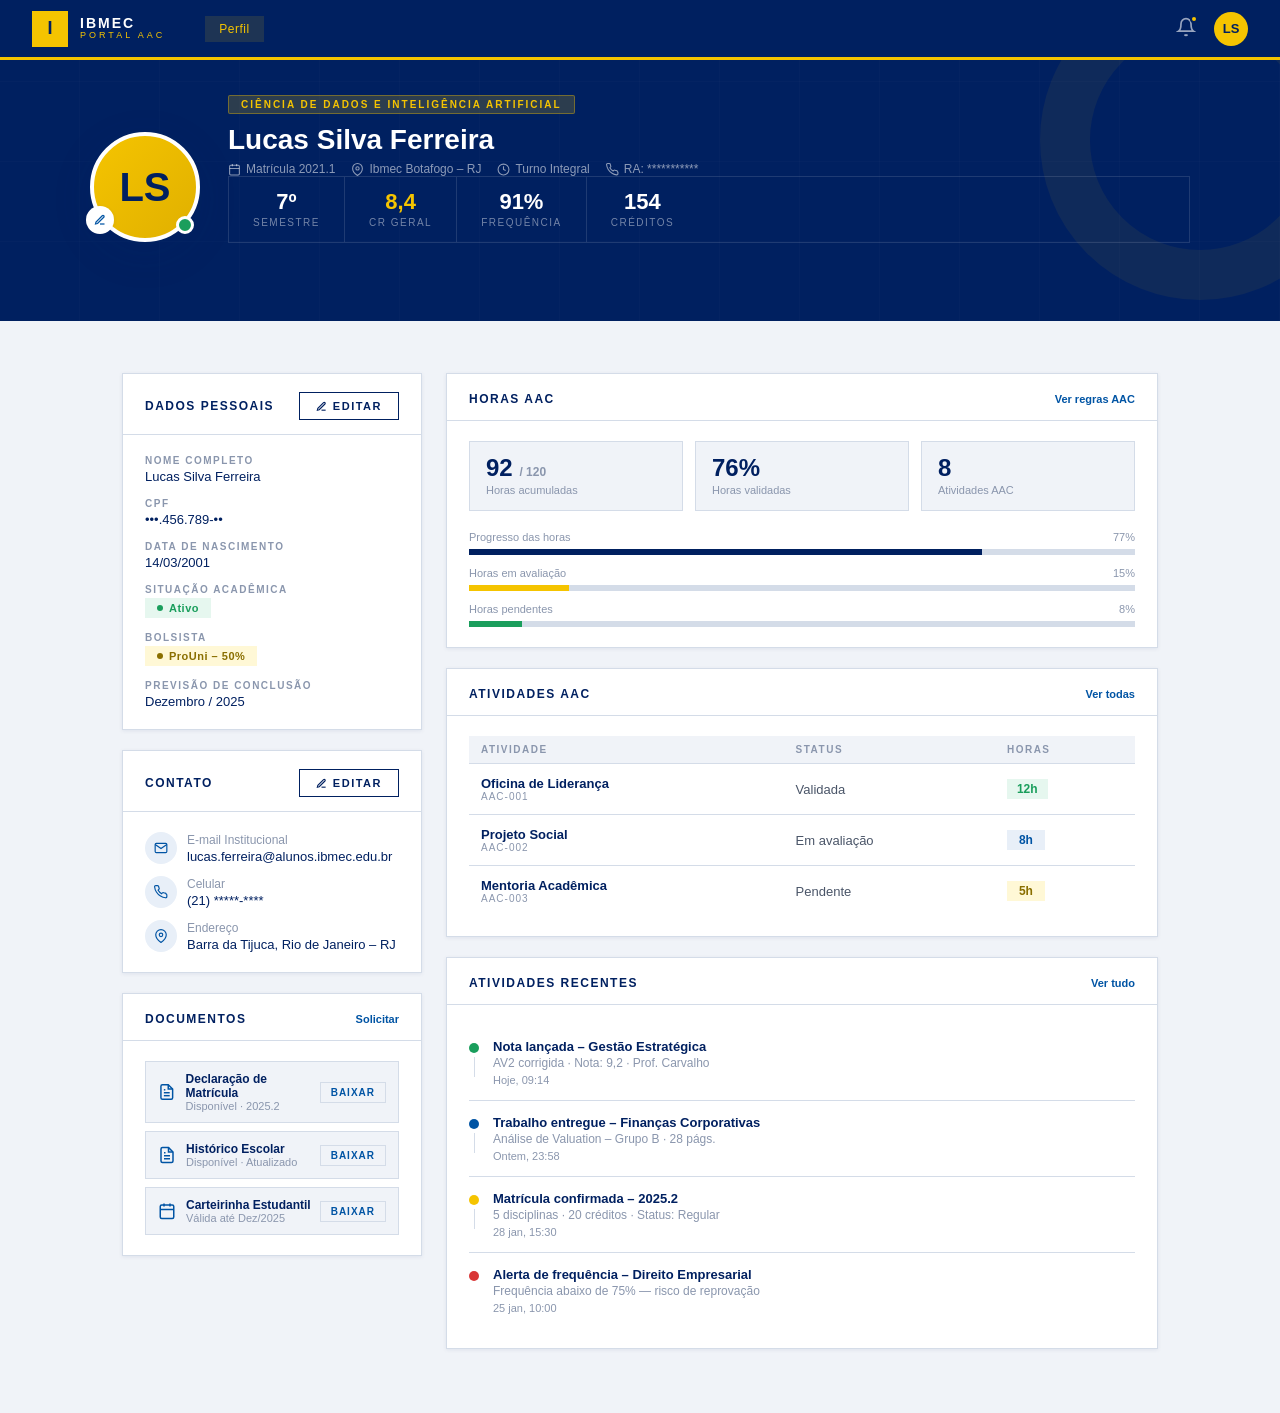
<file: index.html>
<!DOCTYPE html>
<html lang="pt-BR">
<head>
  <meta charset="UTF-8"/>
  <meta name="viewport" content="width=device-width, initial-scale=1.0"/>
  <title>Perfil do Aluno – AAC | Ibmec</title>
  <link rel="stylesheet" href="styles.css"/>
</head>
<body>


<nav class="topbar">
  <a href="#" class="topbar-logo">
    <div class="logo-box">I</div>
    <div class="logo-label">
      <b>IBMEC</b>
      <span>Portal AAC</span>
    </div>
  </a>
  <div class="topbar-nav">
    <a href="#" class="active">Perfil</a>
  </div>
  <div class="topbar-right">
    <button class="notif-btn" title="Notificações">
      <div class="notif-dot"></div>
      <svg width="20" height="20" fill="none" stroke="currentColor" stroke-width="2" viewBox="0 0 24 24">
        <path d="M18 8A6 6 0 0 0 6 8c0 7-3 9-3 9h18s-3-2-3-9"/><path d="M13.73 21a2 2 0 0 1-3.46 0"/>
      </svg>
    </button>
    <div class="topbar-avatar">LS</div>
  </div>
</nav>


<header class="hero">
  <div class="hero-ring"></div>
  <div class="hero-inner">
    <div class="avatar-wrap">
      <div class="avatar-lg">LS</div>
      <div class="avatar-status" title="Ativo"></div>
      <button class="avatar-edit-btn" title="Alterar foto">
        <svg width="12" height="12" fill="none" stroke="currentColor" stroke-width="2.5" viewBox="0 0 24 24">
          <path d="M12 20h9"/><path d="M16.5 3.5a2.121 2.121 0 0 1 3 3L7 19l-4 1 1-4L16.5 3.5z"/>
        </svg>
      </button>
    </div>

    <div class="hero-info">
      <div class="course-tag">Ciência de Dados e Inteligência Artificial</div>
      <h1>Lucas Silva Ferreira</h1>
      <div class="meta">
        <span>
          <svg width="13" height="13" fill="none" stroke="currentColor" stroke-width="2" viewBox="0 0 24 24"><rect x="3" y="4" width="18" height="18" rx="2"/><path d="M16 2v4M8 2v4M3 10h18"/></svg>
          Matrícula 2021.1
        </span>
        <span>
          <svg width="13" height="13" fill="none" stroke="currentColor" stroke-width="2" viewBox="0 0 24 24"><path d="M21 10c0 7-9 13-9 13s-9-6-9-13a9 9 0 0 1 18 0z"/><circle cx="12" cy="10" r="3"/></svg>
          Ibmec Botafogo – RJ
        </span>
        <span>
          <svg width="13" height="13" fill="none" stroke="currentColor" stroke-width="2" viewBox="0 0 24 24"><circle cx="12" cy="12" r="10"/><path d="M12 6v6l4 2"/></svg>
          Turno Integral
        </span>
        <span>
          <svg width="13" height="13" fill="none" stroke="currentColor" stroke-width="2" viewBox="0 0 24 24"><path d="M22 16.92v3a2 2 0 0 1-2.18 2 19.79 19.79 0 0 1-8.63-3.07A19.5 19.5 0 0 1 4.15 12a19.79 19.79 0 0 1-3.07-8.67A2 2 0 0 1 3.06 1h3a2 2 0 0 1 2 1.72c.127.96.361 1.903.7 2.81a2 2 0 0 1-.45 2.11L7.09 8.91a16 16 0 0 0 6 6l1.27-1.27a2 2 0 0 1 2.11-.45c.907.339 1.85.573 2.81.7A2 2 0 0 1 21 16z"/></svg>
          RA: ***********
    </div>

    <div class="hero-stats">
      <div class="hstat">
        <span class="val">7º</span>
        <span class="lbl">Semestre</span>
      </div>
      <div class="hstat">
        <span class="val yellow">8,4</span>
        <span class="lbl">CR Geral</span>
      </div>
      <div class="hstat">
        <span class="val">91%</span>
        <span class="lbl">Frequência</span>
      </div>
      <div class="hstat">
        <span class="val">154</span>
        <span class="lbl">Créditos</span>
      </div>
    </div>
  </div>
</header>


<div class="page-body">

  
  <aside class="left-col">

    
    <div class="card">
      <div class="card-head">
        <h3>Dados Pessoais</h3>
        <button class="btn-edit">
          <svg width="11" height="11" fill="none" stroke="currentColor" stroke-width="2.5" viewBox="0 0 24 24">
            <path d="M12 20h9"/><path d="M16.5 3.5a2.121 2.121 0 0 1 3 3L7 19l-4 1 1-4L16.5 3.5z"/>
          </svg>
          Editar
        </button>
      </div>
      <div class="card-body">
        <div class="info-list">
          <div class="info-item">
            <div class="lbl">Nome Completo</div>
            <div class="val">Lucas Silva Ferreira</div>
          </div>
          <div class="info-item">
            <div class="lbl">CPF</div>
            <div class="val">•••.456.789-••</div>
          </div>
          <div class="info-item">
            <div class="lbl">Data de Nascimento</div>
            <div class="val">14/03/2001</div>
          </div>
          <div class="info-item">
            <div class="lbl">Situação Acadêmica</div>
            <div class="val"><span class="badge badge-green">Ativo</span></div>
          </div>
          <div class="info-item">
            <div class="lbl">Bolsista</div>
            <div class="val"><span class="badge badge-yellow">ProUni – 50%</span></div>
          </div>
          <div class="info-item">
            <div class="lbl">Previsão de Conclusão</div>
            <div class="val">Dezembro / 2025</div>
          </div>
        </div>
      </div>
    </div>

    
    <div class="card">
      <div class="card-head">
        <h3>Contato</h3>
        <button class="btn-edit">
          <svg width="11" height="11" fill="none" stroke="currentColor" stroke-width="2.5" viewBox="0 0 24 24">
            <path d="M12 20h9"/><path d="M16.5 3.5a2.121 2.121 0 0 1 3 3L7 19l-4 1 1-4L16.5 3.5z"/>
          </svg>
          Editar
        </button>
      </div>
      <div class="card-body">
        <div class="contact-list">
          <div class="contact-item">
            <div class="contact-icon">
              <svg width="14" height="14" fill="none" stroke="currentColor" stroke-width="2" viewBox="0 0 24 24"><path d="M4 4h16c1.1 0 2 .9 2 2v12c0 1.1-.9 2-2 2H4c-1.1 0-2-.9-2-2V6c0-1.1.9-2 2-2z"/><polyline points="22,6 12,13 2,6"/></svg>
            </div>
            <div>
              <div class="contact-subtitle">E-mail Institucional</div>
              <div class="contact-value">lucas.ferreira@alunos.ibmec.edu.br</div>
            </div>
          </div>
          <div class="contact-item">
            <div class="contact-icon">
              <svg width="14" height="14" fill="none" stroke="currentColor" stroke-width="2" viewBox="0 0 24 24"><path d="M22 16.92v3a2 2 0 0 1-2.18 2 19.79 19.79 0 0 1-8.63-3.07A19.5 19.5 0 0 1 4.15 12a19.79 19.79 0 0 1-3.07-8.67A2 2 0 0 1 3.06 1h3a2 2 0 0 1 2 1.72c.127.96.361 1.903.7 2.81a2 2 0 0 1-.45 2.11L7.09 8.91a16 16 0 0 0 6 6l1.27-1.27a2 2 0 0 1 2.11-.45c.907.339 1.85.573 2.81.7A2 2 0 0 1 21 16z"/></svg>
            </div>
            <div>
              <div class="contact-subtitle">Celular</div>
              <div class="contact-value">(21) *****-****</div>
            </div>
          </div>
          <div class="contact-item">
            <div class="contact-icon">
              <svg width="14" height="14" fill="none" stroke="currentColor" stroke-width="2" viewBox="0 0 24 24"><path d="M21 10c0 7-9 13-9 13s-9-6-9-13a9 9 0 0 1 18 0z"/><circle cx="12" cy="10" r="3"/></svg>
            </div>
            <div>
              <div class="contact-subtitle">Endereço</div>
              <div class="contact-value">Barra da Tijuca, Rio de Janeiro – RJ</div>
            </div>
          </div>
        </div>
      </div>
    </div>

    
    <div class="card">
      <div class="card-head">
        <h3>Documentos</h3>
        <a href="#">Solicitar</a>
      </div>
      <div class="card-body">
        <div class="doc-list">
          <div class="doc-item">
            <div class="doc-left">
              <svg class="doc-icon" width="18" height="18" fill="none" stroke="currentColor" stroke-width="2" viewBox="0 0 24 24"><path d="M14 2H6a2 2 0 0 0-2 2v16a2 2 0 0 0 2 2h12a2 2 0 0 0 2-2V8z"/><polyline points="14 2 14 8 20 8"/><line x1="16" y1="13" x2="8" y2="13"/><line x1="16" y1="17" x2="8" y2="17"/><polyline points="10 9 9 9 8 9"/></svg>
              <div>
                <div class="doc-name">Declaração de Matrícula</div>
                <div class="doc-sub">Disponível · 2025.2</div>
              </div>
            </div>
            <button class="doc-btn">Baixar</button>
          </div>
          <div class="doc-item">
            <div class="doc-left">
              <svg class="doc-icon" width="18" height="18" fill="none" stroke="currentColor" stroke-width="2" viewBox="0 0 24 24"><path d="M14 2H6a2 2 0 0 0-2 2v16a2 2 0 0 0 2 2h12a2 2 0 0 0 2-2V8z"/><polyline points="14 2 14 8 20 8"/><line x1="16" y1="13" x2="8" y2="13"/><line x1="16" y1="17" x2="8" y2="17"/><polyline points="10 9 9 9 8 9"/></svg>
              <div>
                <div class="doc-name">Histórico Escolar</div>
                <div class="doc-sub">Disponível · Atualizado</div>
              </div>
            </div>
            <button class="doc-btn">Baixar</button>
          </div>
          <div class="doc-item">
            <div class="doc-left">
              <svg class="doc-icon" width="18" height="18" fill="none" stroke="currentColor" stroke-width="2" viewBox="0 0 24 24"><rect x="3" y="4" width="18" height="18" rx="2"/><path d="M16 2v4M8 2v4M3 10h18"/></svg>
              <div>
                <div class="doc-name">Carteirinha Estudantil</div>
                <div class="doc-sub">Válida até Dez/2025</div>
              </div>
            </div>
            <button class="doc-btn">Baixar</button>
          </div>
        </div>
      </div>
    </div>

  </aside>

  
  <section class="right-col">

    
    <div class="card">
      <div class="card-head">
        <h3>Horas AAC</h3>
        <a href="#">Ver regras AAC</a>
      </div>
      <div class="card-body">
        <div class="progress-grid">
          <div class="prog-box">
            <span class="num">92 <span class="unit">/ 120</span></span>
            <div class="desc">Horas acumuladas</div>
          </div>
          <div class="prog-box">
            <span class="num">76%</span>
            <div class="desc">Horas validadas</div>
          </div>
          <div class="prog-box">
            <span class="num">8</span>
            <div class="desc">Atividades AAC</div>
          </div>
        </div>
        <div class="progress-bar-wrap">
          <div class="pb-label"><span>Progresso das horas</span><span>77%</span></div>
          <div class="pb-track"><div class="pb-fill" style="width:77%"></div></div>
        </div>
        <div class="progress-bar-wrap compact">
          <div class="pb-label"><span>Horas em avaliação</span><span>15%</span></div>
          <div class="pb-track"><div class="pb-fill yellow" style="width:15%"></div></div>
        </div>
        <div class="progress-bar-wrap compact">
          <div class="pb-label"><span>Horas pendentes</span><span>8%</span></div>
          <div class="pb-track"><div class="pb-fill green" style="width:8%"></div></div>
        </div>
      </div>
    </div>

    
    <div class="card">
      <div class="card-head">
        <h3>Atividades AAC</h3>
        <a href="#">Ver todas</a>
      </div>
      <div class="card-body">
        <table class="disc-table">
          <thead>
            <tr>
              <th>Atividade</th>
              <th>Status</th>
              <th>Horas</th>
            </tr>
          </thead>
          <tbody>
            <tr>
              <td>
                <div class="disc-name">Oficina de Liderança</div>
                <div class="disc-code">AAC-001</div>
              </td>
              <td class="disc-prof">Validada</td>
              <td><span class="nota-pill nota-a">12h</span></td>
            </tr>
            <tr>
              <td>
                <div class="disc-name">Projeto Social</div>
                <div class="disc-code">AAC-002</div>
              </td>
              <td class="disc-prof">Em avaliação</td>
              <td><span class="nota-pill nota-b">8h</span></td>
            </tr>
            <tr>
              <td>
                <div class="disc-name">Mentoria Acadêmica</div>
                <div class="disc-code">AAC-003</div>
              </td>
              <td class="disc-prof">Pendente</td>
              <td><span class="nota-pill nota-c">5h</span></td>
            </tr>
          </tbody>
        </table>
      </div>
    </div>

    
    <div class="card">
      <div class="card-head">
        <h3>Atividades Recentes</h3>
        <a href="#">Ver tudo</a>
      </div>
      <div class="card-body">
        <div class="activity-list">
          <div class="activity-item">
            <div class="act-dot-col">
              <div class="act-dot green"></div>
              <div class="act-line"></div>
            </div>
            <div class="act-body">
              <div class="act-title">Nota lançada – Gestão Estratégica</div>
              <div class="act-desc">AV2 corrigida · Nota: 9,2 · Prof. Carvalho</div>
              <div class="act-time">Hoje, 09:14</div>
            </div>
          </div>
          <div class="activity-item">
            <div class="act-dot-col">
              <div class="act-dot blue"></div>
              <div class="act-line"></div>
            </div>
            <div class="act-body">
              <div class="act-title">Trabalho entregue – Finanças Corporativas</div>
              <div class="act-desc">Análise de Valuation – Grupo B · 28 págs.</div>
              <div class="act-time">Ontem, 23:58</div>
            </div>
          </div>
          <div class="activity-item">
            <div class="act-dot-col">
              <div class="act-dot yellow"></div>
              <div class="act-line"></div>
            </div>
            <div class="act-body">
              <div class="act-title">Matrícula confirmada – 2025.2</div>
              <div class="act-desc">5 disciplinas · 20 créditos · Status: Regular</div>
              <div class="act-time">28 jan, 15:30</div>
            </div>
          </div>
          <div class="activity-item">
            <div class="act-dot-col">
              <div class="act-dot red"></div>
              <div class="act-line"></div>
            </div>
            <div class="act-body">
              <div class="act-title">Alerta de frequência – Direito Empresarial</div>
              <div class="act-desc">Frequência abaixo de 75% — risco de reprovação</div>
              <div class="act-time">25 jan, 10:00</div>
            </div>
          </div>
        </div>
      </div>
    </div>

  </section>
</div>

<script>
  function switchTab(el) {
    el.parentElement.querySelectorAll('.tab').forEach(t => t.classList.remove('active'));
    el.classList.add('active');
  }

  window.addEventListener('load', () => {
    document.querySelectorAll('.pb-fill, .freq-fill').forEach(el => {
      const w = el.style.width;
      el.style.width = '0';
      setTimeout(() => { el.style.width = w; }, 100);
    });
  });
</script>
</body>
</html>
</file>
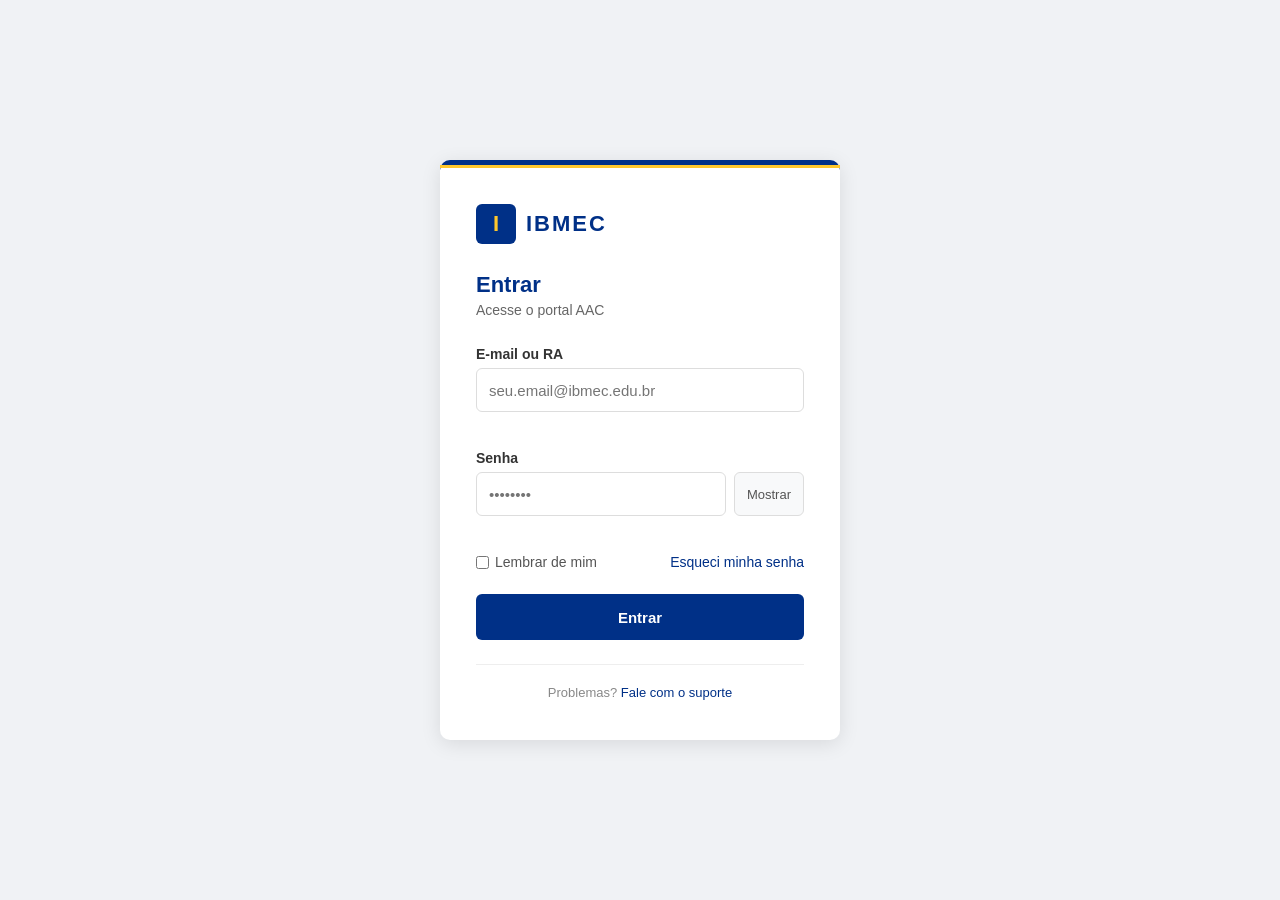
<file: prototipo alta fidelidade/index(login).html>
<!DOCTYPE html>
<html lang="pt-BR">
<head>
  <meta charset="UTF-8" />
  <meta name="viewport" content="width=device-width, initial-scale=1.0" />
  <title>IBMEC — Login</title>
  <link rel="stylesheet" href="link(login).css" />
</head>
<body>

  <div class="pagina">
    <div class="cartao">

      <div class="logo">
        <div class="caixa-logo">I</div>
        <span>IBMEC</span>
      </div>

      <h1>Entrar</h1>
      <p class="subtitulo">Acesse o portal AAC</p>

      <form id="formularioLogin" novalidate>

        <div class="campo">
          <label for="email">E-mail ou RA</label>
          <input type="text" id="email" placeholder="seu.email@ibmec.edu.br" />
          <span class="erro" id="erroEmail"></span>
        </div>

        <div class="campo">
          <label for="senha">Senha</label>
          <div class="grupo-senha">
            <input type="password" id="senha" placeholder="••••••••" />
            <button type="button" id="botaoSenha">Mostrar</button>
          </div>
          <span class="erro" id="erroSenha"></span>
        </div>

        <div class="opcoes">
          <label class="lembrar">
            <input type="checkbox" id="lembrar" />
            Lembrar de mim
          </label>
          <a href="#">Esqueci minha senha</a>
        </div>

        <button type="submit" id="botaoEntrar">Entrar</button>

        <p id="retorno" class="retorno oculto"></p>

      </form>

      <p class="rodape">Problemas? <a href="#">Fale com o suporte</a></p>

    </div>
  </div>

  <script src="script(login).js"></script>
</body>
</html>
</file>
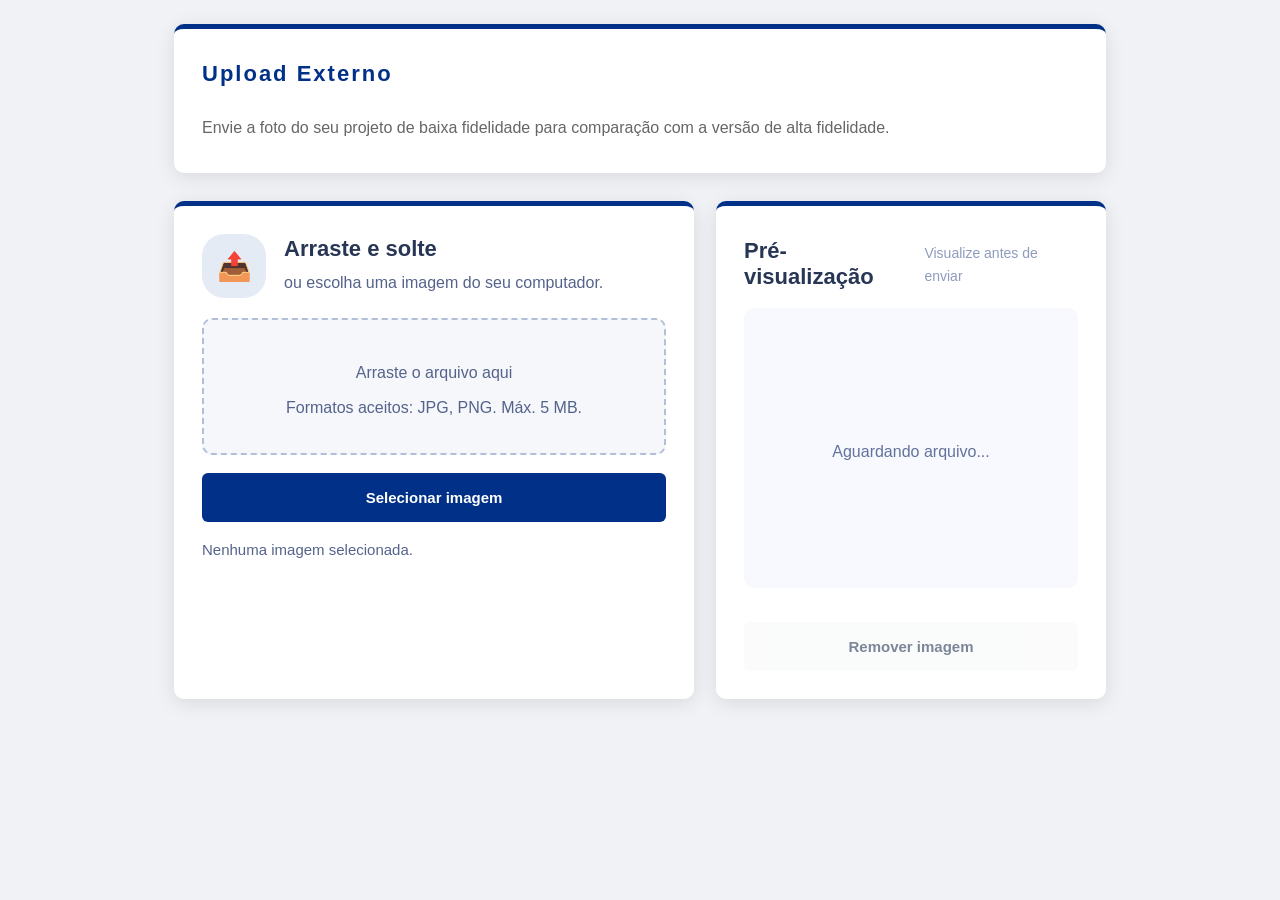
<file: prototipo alta fidelidade/upload externo/externo.html>
<!DOCTYPE html>
<html lang="pt-BR">
<head>
  <meta charset="UTF-8">
  <meta name="viewport" content="width=device-width, initial-scale=1.0">
  <title>Upload Externo | </title>
  <link rel="stylesheet" href="externo.css">
</head>
<body>
  <div class="pagina">
    <header class="cabecalho">
      <div class="marca">
        
        <span class="marca-texto">Upload Externo</span>
      </div>
      <p class="descricao">Envie a foto do seu projeto de baixa fidelidade para comparação com a versão de alta fidelidade.</p>
    </header>

    <main class="conteudo">
      <section class="cartao" id="area-upload">
        <div class="topo-cartao">
          <div class="icone-upload">📤</div>
          <div>
            <h2>Arraste e solte</h2>
            <p>ou escolha uma imagem do seu computador.</p>
          </div>
        </div>

        <div class="dropzone" id="zona-drop">
          <p>Arraste o arquivo aqui</p>
          <p class="texto-menor">Formatos aceitos: JPG, PNG. Máx. 5 MB.</p>
          <input type="file" accept="image/*" id="arquivo-imagem" class="input-arquivo" />
        </div>

        <button type="button" id="botao-selecionar" class="botao-principal">Selecionar imagem</button>
        <p class="retorno" id="retorno-upload">Nenhuma imagem selecionada.</p>
      </section>

      <section class="cartao cartao-preview" id="caixa-preview">
        <div class="cabecalho-cartao">
          <h3>Pré-visualização</h3>
          <span class="status">Visualize antes de enviar</span>
        </div>
        <div class="preview-conteudo" id="preview-conteudo">
          <p class="preview-texto">Aguardando arquivo...</p>
        </div>
        <div class="acoes">
          <button type="button" id="botao-remover" class="botao-secundario" disabled>Remover imagem</button>
        </div>
      </section>
    </main>
  </div>

  <script src="externo.js"></script>
</body>
</html>
</file>
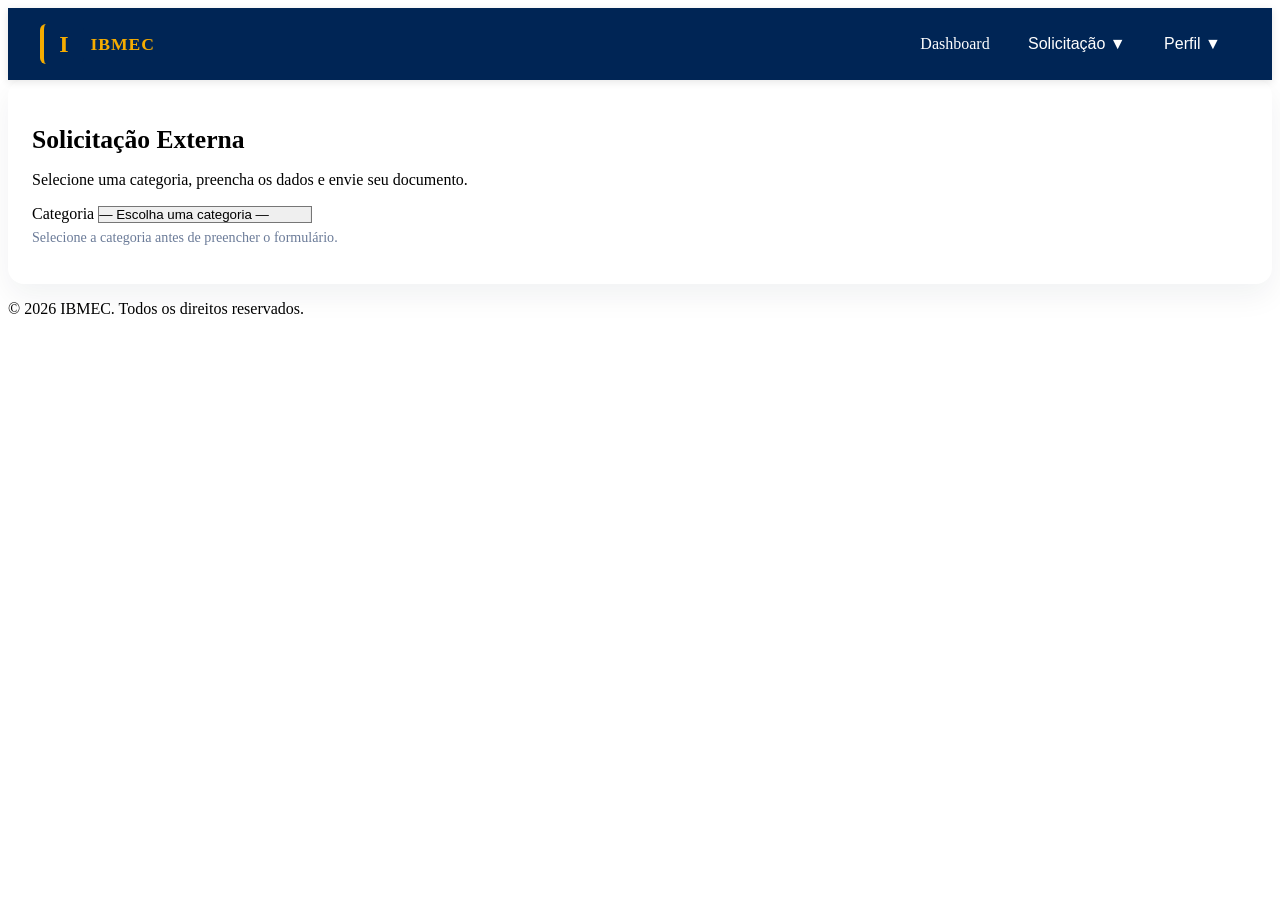
<file: templates/html/externo.html>
<!DOCTYPE html>
<html lang="pt-BR">
<head>
  <meta charset="UTF-8" />
  <meta name="viewport" content="width=device-width, initial-scale=1.0" />
  <meta name="description" content="Portal AAC IBMEC" />
  <title>IBMEC — Solicitação Externa</title>
  <link rel="stylesheet" href="../css/base.css" />
  <link rel="stylesheet" href="../css/externo.css" />
</head>
<body>

  <nav class="navegacao" role="navigation" aria-label="Menu principal">
    <div class="nav-container">
      <a href="/" class="logo-nav" aria-label="IBMEC - Início">
        <div class="caixa-logo">I</div>
        <span>IBMEC</span>
      </a>

      <ul class="menu-principal">
        <li>
          <a href="/dashboard" class="menu-link">Dashboard</a>
        </li>
        <li class="menu-com-submenu">
          <button class="menu-botao" aria-expanded="false" aria-haspopup="true">
            Solicitação <span aria-hidden="true">▼</span>
          </button>
          <ul class="submenu" role="menu">
            <li role="none"><a href="/solicitacao/interna" role="menuitem">Interna</a></li>
            <li role="none"><a href="/solicitacao/externa" role="menuitem" target="_blank">Externa</a></li>
          </ul>
        </li>
        <li>
          <button class="menu-botao menu-perfil-botao" aria-expanded="false" aria-haspopup="true">
            Perfil <span aria-hidden="true">▼</span>
          </button>
          <ul class="submenu-perfil" role="menu">
            <li role="none"><a href="/perfil/editar" role="menuitem">Editar Perfil</a></li>
            <li role="none"><a href="/perfil/config" role="menuitem">Configurações</a></li>
            <li role="none"><hr aria-hidden="true" /></li>
            <li role="none"><a href="/logout" role="menuitem">Sair</a></li>
          </ul>
        </li>
      </ul>
    </div>
  </nav>

  <main class="container-principal">
    <section class="painel-envio" aria-labelledby="tituloExterna">
      <h1 id="tituloExterna" class="titulo-pagina">Solicitação Externa</h1>
      <p class="subtitulo-pagina">Selecione uma categoria, preencha os dados e envie seu documento.</p>

      <div class="campo-select-wrapper">
        <label for="categoria">Categoria</label>
        <select id="categoria" aria-describedby="categoriaHelp">
          <option value="">— Escolha uma categoria —</option>
          <option value="palestra">Palestra</option>
          <option value="workshop">Workshop</option>
          <option value="curso">Curso</option>
        </select>
        <p id="categoriaHelp" class="ajuda">Selecione a categoria antes de preencher o formulário.</p>
      </div>

      <form id="formExterno" class="form-oculto" enctype="multipart/form-data" novalidate>
        <div class="form-rows">
          <div class="campo">
            <label for="curso">Curso / Título</label>
            <input id="curso" name="curso" type="text" placeholder="Nome da palestra ou curso" required />
          </div>

          <div class="campo">
            <label for="data">Data</label>
            <input id="data" name="data" type="date" required />
          </div>

          <div class="campo">
            <label for="duracao">Duração (horas)</label>
            <input id="duracao" name="duracao" type="number" min="0" step="0.5" placeholder="Ex: 2.5" required />
          </div>

          <div class="campo">
            <label for="arquivo">Documento (PDF)</label>
            <input id="arquivo" name="arquivo" type="file" accept="application/pdf" required />
            <div id="nomeArquivo" class="arquivo-info" aria-live="polite"></div>
          </div>
        </div>

        <div class="acoes">
          <button id="btnEnviar" type="submit" class="btn btn-principal">Enviar Solicitação</button>
          <button id="btnLimpar" type="button" class="btn btn-secundario">Limpar</button>
        </div>
      </form>

      <div id="mensagem" role="status" aria-live="polite"></div>
    </section>
  </main>

  <footer class="rodape">
    <p>&copy; 2026 IBMEC. Todos os direitos reservados.</p>
  </footer>

  <script src="../js/externo.js"></script>
</body>
</html>
</file>
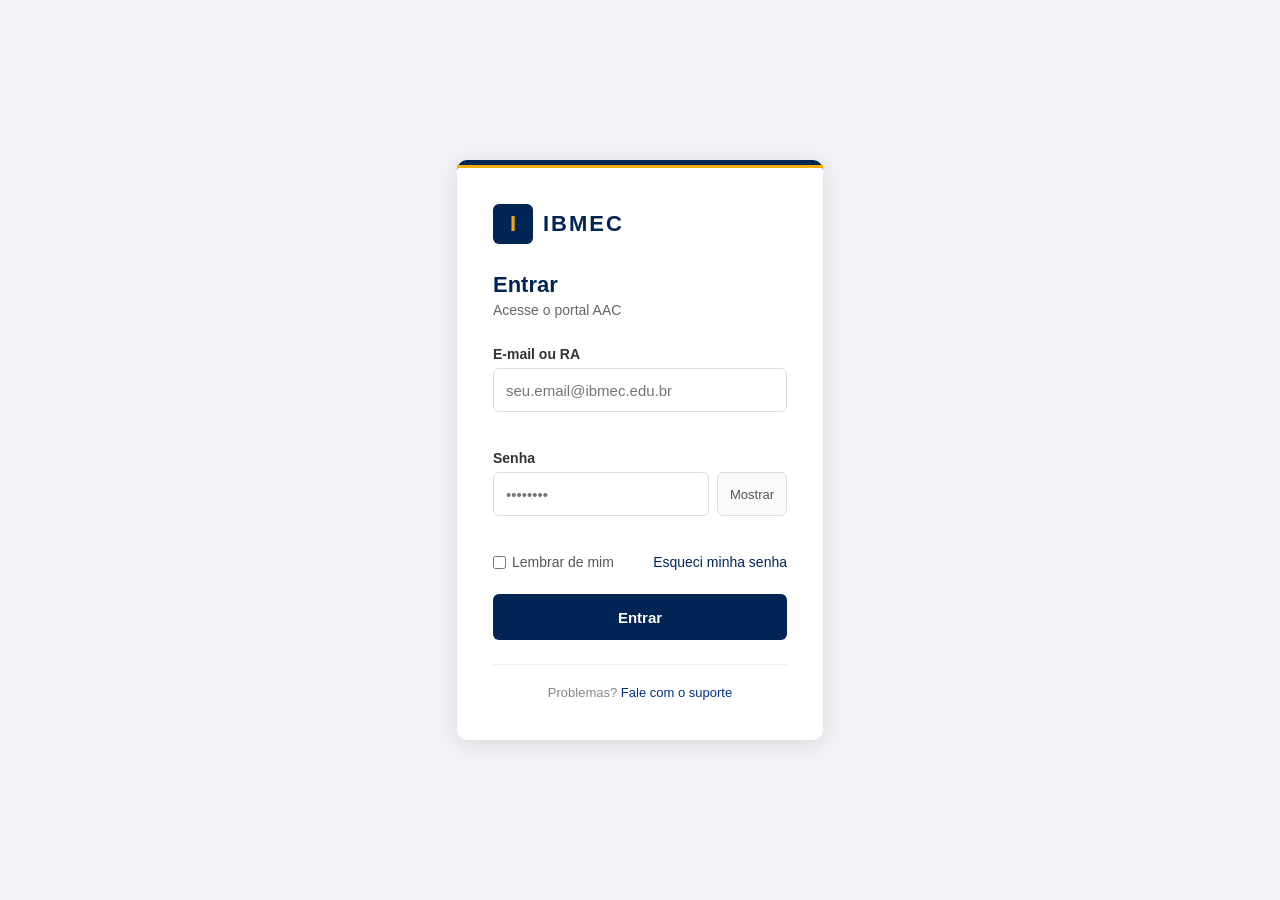
<file: templates/html/login.html>
<!DOCTYPE html>
<html lang="pt-BR">
<head>
  <meta charset="UTF-8" />
  <meta name="viewport" content="width=device-width, initial-scale=1.0" />
  <title>IBMEC — Login</title>
  <link rel="stylesheet" href="../css/login.css" />
</head>
<body>

  <main>
    <section class="pagina">
      <article class="cartao">

        <div class="logo">
          <div class="caixa-logo">I</div>
          <span>IBMEC</span>
        </div>

        <h1>Entrar</h1>
        <p class="subtitulo">Acesse o portal AAC</p>

        <form id="formularioLogin" novalidate>

          <div class="campo">
            <label for="email">E-mail ou RA</label>
            <input type="text" id="email" placeholder="seu.email@ibmec.edu.br" />
            <span class="erro" id="erroEmail"></span>
          </div>

          <div class="campo">
            <label for="senha">Senha</label>
            <div class="grupo-senha">
              <input type="password" id="senha" placeholder="••••••••" />
              <button type="button" id="botaoSenha">Mostrar</button>
            </div>
            <span class="erro" id="erroSenha"></span>
          </div>

          <div class="opcoes">
            <label class="lembrar">
              <input type="checkbox" id="lembrar" />
              Lembrar de mim
            </label>
            <a href="#">Esqueci minha senha</a>
          </div>

          <button type="submit" id="botaoEntrar">Entrar</button>

          <p id="retorno" class="retorno oculto"></p>

        </form>

        <p class="rodape">Problemas? <a href="#">Fale com o suporte</a></p>

      </article>
    </section>
  </main>

  <script src="../js/login.js"></script>
</body>
</html>
</file>
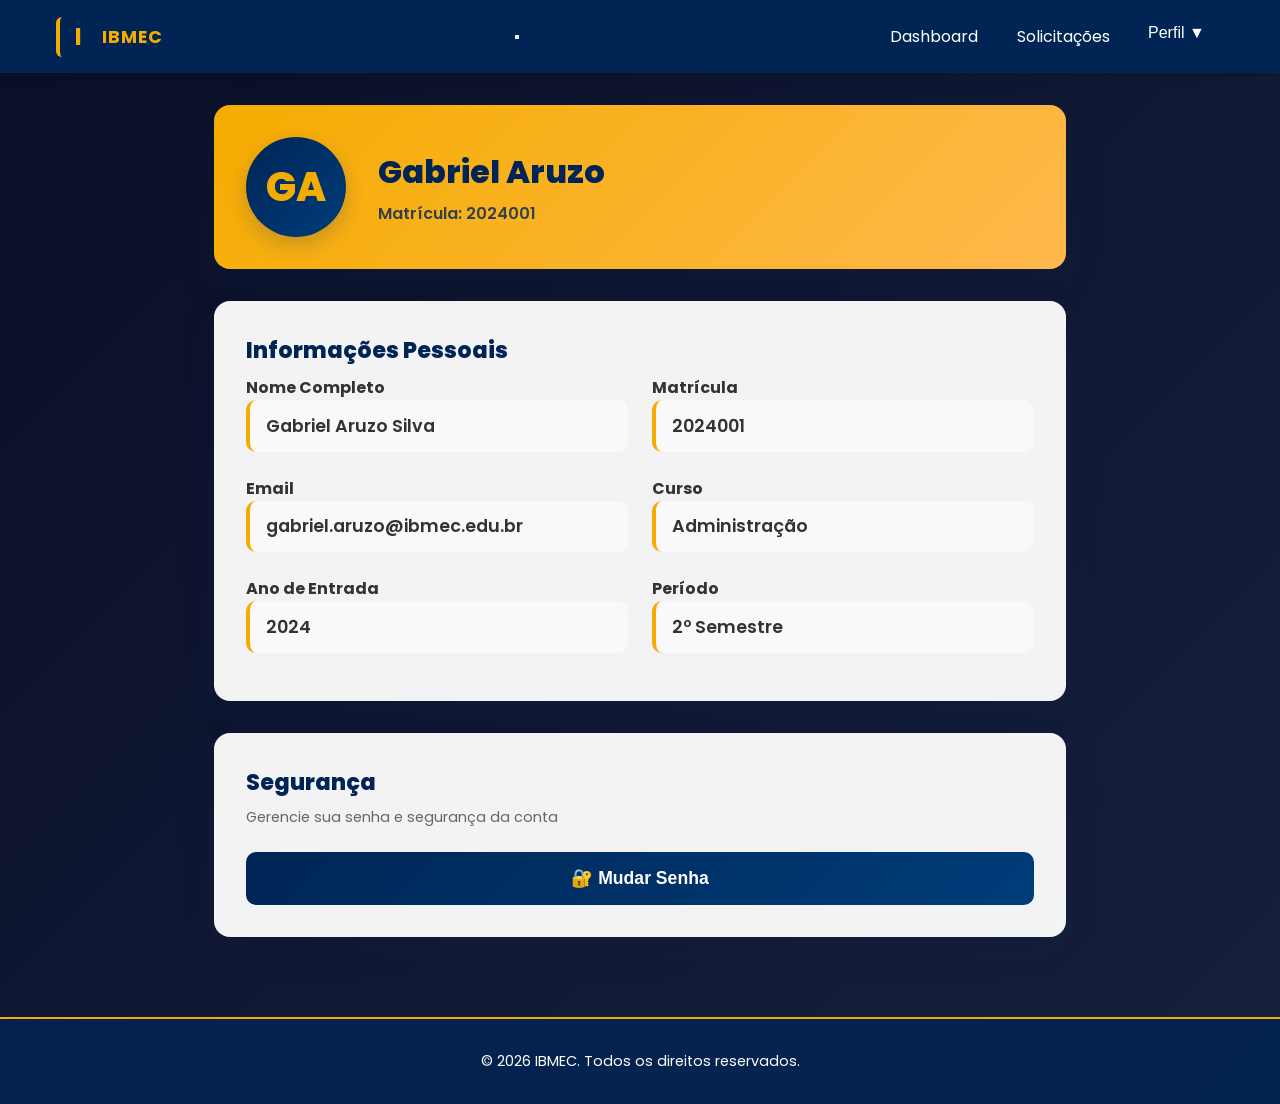
<file: templates/html/perfil.html>
<!DOCTYPE html>
<html lang="pt-BR">
<head>
  <meta charset="UTF-8" />
  <meta name="viewport" content="width=device-width, initial-scale=1.0" />
  <meta name="description" content="Perfil do Usuário - IBMEC AAC" />
  <title>Meu Perfil — IBMEC</title>
  <link rel="stylesheet" href="../css/base.css" />
  <link rel="stylesheet" href="../css/perfil.css" />
</head>
<body>

  <nav class="navegacao" role="navigation" aria-label="Menu principal">
    <div class="nav-container">
      <a href="/" class="logo-nav" aria-label="IBMEC - Início">
        <div class="caixa-logo">I</div>
        <span>IBMEC</span>
      </a>

      <button class="hamburger" aria-label="Menu" aria-expanded="false">
        <span></span>
        <span></span>
        <span></span>
      </button>

      <ul class="menu-principal">
        <li><a href="dashboard.html" class="menu-link">Dashboard</a></li>
        <li><a href="ideia.html" class="menu-link">Solicitações</a></li>
        <li class="menu-com-submenu">
          <button class="menu-botao menu-perfil-botao" aria-expanded="false" aria-haspopup="true">
            Perfil <span aria-hidden="true">▼</span>
          </button>
          <ul class="submenu-perfil" role="menu">
            <li role="none"><a href="perfil.html" role="menuitem"> Dados</a></li>
            <li role="none"><hr aria-hidden="true" /></li>
            <li role="none"><a href="#logout" role="menuitem"> Logout</a></li>
          </ul>
        </li>
      </ul>
    </div>
  </nav>

  <main class="container-principal">
    <section class="perfil-container">
      <div class="header-perfil">
        <div class="avatar-usuario">
          <span class="iniciais">GA</span>
        </div>
        <div class="info-basica">
          <h1 class="nome-usuario">Gabriel Aruzo</h1>
          <p class="matricula-usuario">Matrícula: 2024001</p>
        </div>
      </div>

  <div class="card-perfil">
    <h2 class="titulo-secao">Informações Pessoais</h2>

    <div class="grid-dados">
      <div class="campo-info">
        <strong>Nome Completo</strong>
        <div class="valor-info">Gabriel Aruzo Silva</div>
      </div>

      <div class="campo-info">
        <strong>Matrícula</strong>
        <div class="valor-info">2024001</div>
      </div>

      <div class="campo-info">
        <strong>Email</strong>
        <div class="valor-info">gabriel.aruzo@ibmec.edu.br</div>
      </div>

      <div class="campo-info">
        <strong>Curso</strong>
        <div class="valor-info">Administração</div>
      </div>

      <div class="campo-info">
        <strong>Ano de Entrada</strong>
        <div class="valor-info">2024</div>
      </div>

      <div class="campo-info">
        <strong>Período</strong>
        <div class="valor-info">2º Semestre</div>
      </div>
    </div>
  </div>

      <div class="card-perfil">
        <h2 class="titulo-secao">Segurança</h2>
        <p class="descricao-secao">Gerencie sua senha e segurança da conta</p>

        <button id="btnMudarSenha" class="btn btn-principal btn-grande">
          🔐 Mudar Senha
        </button>
      </div>
    </section>
  </main>

  <!-- MODAL MUDAR SENHA -->
  <div id="modalSenha" class="modal">
    <div class="modal-conteudo">
      <div class="modal-header">
        <h2>Mudar Senha</h2>
        <button id="btnFecharModal" class="btn-fechar" aria-label="Fechar">✕</button>
      </div>

      <form id="formSenha" class="form-senha" novalidate>
        <div class="campo-form">
          <label for="senhaAtual">Senha Atual</label>
          <input 
            id="senhaAtual" 
            name="senhaAtual" 
            type="password" 
            placeholder="Digite sua senha atual"
            required 
          />
        </div>

        <div class="campo-form">
          <label for="senhaNova">Nova Senha</label>
          <input 
            id="senhaNova" 
            name="senhaNova" 
            type="password" 
            placeholder="Digite uma nova senha"
            required 
          />
          <p class="requisitos">Mínimo 8 caracteres, 1 maiúscula, 1 número</p>
        </div>

        <div class="campo-form">
          <label for="senhaConfirm">Confirmar Senha</label>
          <input 
            id="senhaConfirm" 
            name="senhaConfirm" 
            type="password" 
            placeholder="Confirme a nova senha"
            required 
          />
        </div>

        <div id="msgModalSenha" class="msg-modal" role="status" aria-live="polite"></div>

        <div class="modal-acoes">
          <button type="button" id="btnCancelarModal" class="btn btn-secundario">Cancelar</button>
          <button type="submit" class="btn btn-principal">Atualizar Senha</button>
        </div>
      </form>
    </div>
  </div>

  <footer class="rodape">
    <p>&copy; 2026 IBMEC. Todos os direitos reservados.</p>
  </footer>

  <script src="../js/perfil.js"></script>
</body>
</html>
</file>
<file: styles.css>
*, *::before, *::after {
  box-sizing: border-box;
  margin: 0;
  padding: 0;
}

:root {
  --blue:        #002060;
  --blue-mid:    #0054A4;
  --blue-light:  #E8EFF8;
  --yellow:      #F5C400;
  --yellow-soft: #FFF8D6;
  --white:       #FFFFFF;
  --gray-bg:     #F0F3F8;
  --gray-border: #D4DCE8;
  --gray-mid:    #8A96AD;
  --gray-text:   #4A5568;
  --green:       #1A9E5C;
  --green-soft:  #E6F7EF;
  --red:         #D93636;
  --red-soft:    #FDEAEA;
  --shadow-sm:   0 1px 4px rgba(0,32,96,.08);
  --shadow-md:   0 4px 20px rgba(0,32,96,.10);
  --shadow-lg:   0 12px 40px rgba(0,32,96,.14);
}

html {
  scroll-behavior: smooth;
}

body {
  font-family: 'Krub', 'Tahoma', sans-serif;
  background: var(--gray-bg);
  color: var(--gray-text);
  min-height: 100vh;
}

.topbar {
  position: sticky;
  top: 0;
  z-index: 100;
  background: var(--blue);
  display: flex;
  align-items: center;
  padding: 0 32px;
  height: 60px;
  border-bottom: 3px solid var(--yellow);
}

.topbar-logo {
  display: flex;
  align-items: center;
  gap: 12px;
  text-decoration: none;
  margin-right: 40px;
}

.logo-box {
  width: 36px;
  height: 36px;
  background: var(--yellow);
  display: flex;
  align-items: center;
  justify-content: center;
  font-size: 18px;
  font-weight: 700;
  color: var(--blue);
}

.logo-label {
  display: flex;
  flex-direction: column;
  line-height: 1.1;
}

.logo-label b {
  font-size: 14px;
  font-weight: 700;
  letter-spacing: 2px;
  color: var(--white);
}

.logo-label span {
  font-size: 9px;
  letter-spacing: 3px;
  font-weight: 400;
  color: var(--yellow);
  text-transform: uppercase;
}

.topbar-nav {
  display: flex;
  align-items: center;
  gap: 4px;
  flex: 1;
}

.topbar-nav a {
  text-decoration: none;
  font-size: 12px;
  font-weight: 500;
  letter-spacing: .5px;
  color: rgba(255,255,255,.6);
  padding: 6px 14px;
  transition: color .2s, background .2s;
}

.topbar-nav a:hover {
  color: var(--white);
  background: rgba(255,255,255,.07);
}

.topbar-nav a.active {
  color: var(--yellow);
  background: rgba(245,196,0,.12);
}

.topbar-right {
  display: flex;
  align-items: center;
  gap: 14px;
  margin-left: auto;
}

.notif-btn {
  background: none;
  border: none;
  cursor: pointer;
  color: rgba(255,255,255,.6);
  position: relative;
  padding: 4px;
  transition: color .2s;
}

.notif-btn:hover {
  color: var(--white);
}

.notif-dot {
  position: absolute;
  top: 2px;
  right: 2px;
  width: 8px;
  height: 8px;
  background: var(--yellow);
  border-radius: 50%;
  border: 2px solid var(--blue);
}

.topbar-avatar {
  width: 34px;
  height: 34px;
  border-radius: 50%;
  background: var(--yellow);
  display: flex;
  align-items: center;
  justify-content: center;
  font-size: 13px;
  font-weight: 700;
  color: var(--blue);
  cursor: pointer;
  border: 2px solid rgba(245,196,0,.4);
}

.hero {
  background: var(--blue);
  padding: 12px 32px 24px;
  position: relative;
  overflow: hidden;
}

.hero::before {
  content: '';
  position: absolute;
  inset: 0;
  background-image:
    repeating-linear-gradient(90deg, transparent, transparent 79px, rgba(255,255,255,.03) 80px),
    repeating-linear-gradient(0deg,  transparent, transparent 79px, rgba(255,255,255,.03) 80px);
  pointer-events: none;
}

.hero-ring {
  position: absolute;
  right: -80px;
  top: -80px;
  width: 320px;
  height: 320px;
  border: 50px solid rgba(245,196,0,.06);
  border-radius: 50%;
  pointer-events: none;
}

.hero-inner {
  position: relative;
  z-index: 1;
  max-width: 1100px;
  margin: 0 auto;
  display: flex;
  align-items: center;
  gap: 28px;
  padding: 22px 0 18px;
}

.avatar-wrap {
  position: relative;
  flex-shrink: 0;
  margin-bottom: 0;
}

.avatar-lg {
  width: 110px;
  height: 110px;
  border-radius: 50%;
  background: linear-gradient(135deg, var(--yellow) 0%, #e0b000 100%);
  display: flex;
  align-items: center;
  justify-content: center;
  font-size: 40px;
  font-weight: 700;
  color: var(--blue);
  border: 4px solid var(--white);
  box-shadow: var(--shadow-lg);
  animation: popIn .5s cubic-bezier(.34,1.56,.64,1) both;
}

@keyframes popIn {
  from { transform: scale(.6); opacity: 0; }
  to   { transform: scale(1);  opacity: 1; }
}

.avatar-status {
  position: absolute;
  bottom: 8px;
  right: 6px;
  width: 18px;
  height: 18px;
  border-radius: 50%;
  background: var(--green);
  border: 3px solid var(--white);
}

.avatar-edit-btn {
  position: absolute;
  bottom: 8px;
  left: -4px;
  width: 28px;
  height: 28px;
  border-radius: 50%;
  background: var(--white);
  border: none;
  cursor: pointer;
  display: flex;
  align-items: center;
  justify-content: center;
  box-shadow: var(--shadow-sm);
  color: var(--blue-mid);
  transition: background .2s;
}

.avatar-edit-btn:hover {
  background: var(--yellow);
  color: var(--blue);
}

.hero-info {
  flex: 1;
  padding-bottom: 18px;
  animation: slideIn .5s .1s cubic-bezier(.22,1,.36,1) both;
}

@keyframes slideIn {
  from { opacity: 0; transform: translateX(-16px); }
  to   { opacity: 1; transform: translateX(0); }
}

.hero-info .course-tag {
  display: inline-flex;
  align-items: center;
  gap: 6px;
  background: rgba(245,196,0,.18);
  border: 1px solid rgba(245,196,0,.35);
  padding: 3px 12px;
  border-radius: 2px;
  font-size: 10px;
  font-weight: 600;
  letter-spacing: 2px;
  color: var(--yellow);
  text-transform: uppercase;
  margin-bottom: 10px;
}

.hero-info h1 {
  font-size: 28px;
  font-weight: 700;
  color: var(--white);
  line-height: 1.15;
  margin-bottom: 6px;
}

.hero-info .meta {
  display: flex;
  flex-wrap: wrap;
  gap: 16px;
  font-size: 12px;
  color: rgba(255,255,255,.55);
}

.hero-info .meta span {
  display: flex;
  align-items: center;
  gap: 5px;
}

.hero-stats {
  display: flex;
  gap: 0;
  margin-left: auto;
  margin-bottom: 18px;
  border: 1px solid rgba(255,255,255,.12);
  animation: slideIn .5s .2s cubic-bezier(.22,1,.36,1) both;
}

.hstat {
  padding: 14px 24px;
  text-align: center;
  border-right: 1px solid rgba(255,255,255,.12);
}

.hstat:last-child {
  border-right: none;
}

.hstat .val {
  font-size: 22px;
  font-weight: 700;
  color: var(--white);
  display: block;
  line-height: 1;
}

.hstat .val.yellow {
  color: var(--yellow);
}

.hstat .lbl {
  font-size: 10px;
  letter-spacing: 1.5px;
  text-transform: uppercase;
  color: rgba(255,255,255,.45);
  margin-top: 4px;
  display: block;
}

.page-body {
  max-width: 1100px;
  margin: 0 auto;
  padding: 52px 32px 64px;
  display: grid;
  grid-template-columns: 300px 1fr;
  gap: 24px;
  animation: fadeUp .5s .25s both;
}

@keyframes fadeUp {
  from { opacity: 0; transform: translateY(12px); }
  to   { opacity: 1; transform: translateY(0); }
}

.card {
  background: var(--white);
  border: 1px solid var(--gray-border);
  box-shadow: var(--shadow-sm);
  overflow: hidden;
}

.card-head {
  display: flex;
  align-items: center;
  justify-content: space-between;
  padding: 18px 22px 14px;
  border-bottom: 1px solid var(--gray-border);
}

.card-head h3 {
  font-size: 12px;
  font-weight: 700;
  letter-spacing: 1.5px;
  text-transform: uppercase;
  color: var(--blue);
}

.card-head a {
  font-size: 11px;
  color: var(--blue-mid);
  text-decoration: none;
  font-weight: 600;
}

.card-head a:hover {
  text-decoration: underline;
}

.card-body {
  padding: 20px 22px;
}

.card-body--no-padding {
  padding: 0;
}

.left-col {
  display: flex;
  flex-direction: column;
  gap: 20px;
}

.info-list {
  display: flex;
  flex-direction: column;
  gap: 14px;
}

.info-item .lbl {
  font-size: 10px;
  letter-spacing: 1.5px;
  text-transform: uppercase;
  color: var(--gray-mid);
  font-weight: 600;
  margin-bottom: 3px;
}

.info-item .val {
  font-size: 13px;
  color: var(--blue);
  font-weight: 500;
}

.badge {
  display: inline-flex;
  align-items: center;
  gap: 6px;
  padding: 4px 12px;
  font-size: 11px;
  font-weight: 600;
  letter-spacing: .5px;
}

.badge-green {
  background: var(--green-soft);
  color: var(--green);
}

.badge-yellow {
  background: var(--yellow-soft);
  color: #8a6f00;
}

.badge-red {
  background: var(--red-soft);
  color: var(--red);
}

.badge::before {
  content: '';
  width: 6px;
  height: 6px;
  border-radius: 50%;
  background: currentColor;
}

.contact-list {
  display: flex;
  flex-direction: column;
  gap: 12px;
}

.contact-item {
  display: flex;
  align-items: center;
  gap: 10px;
  font-size: 13px;
  color: var(--gray-text);
}

.contact-icon {
  width: 32px;
  height: 32px;
  border-radius: 50%;
  background: var(--blue-light);
  flex-shrink: 0;
  display: flex;
  align-items: center;
  justify-content: center;
  color: var(--blue-mid);
}

.contact-subtitle {
  font-size: 12px;
  color: var(--gray-mid);
  margin-bottom: 2px;
}

.contact-value {
  font-size: 13px;
  color: var(--blue);
  font-weight: 500;
}

.doc-list {
  display: flex;
  flex-direction: column;
  gap: 8px;
}

.doc-item {
  display: flex;
  align-items: center;
  justify-content: space-between;
  padding: 10px 12px;
  background: var(--gray-bg);
  border: 1px solid var(--gray-border);
}

.doc-left {
  display: flex;
  align-items: center;
  gap: 10px;
}

.doc-icon {
  color: var(--blue-mid);
}

.doc-name {
  font-size: 12px;
  font-weight: 600;
  color: var(--blue);
}

.doc-sub {
  font-size: 11px;
  color: var(--gray-mid);
}

.doc-btn {
  background: none;
  border: 1px solid var(--gray-border);
  padding: 4px 10px;
  font-family: 'Krub', sans-serif;
  font-size: 10px;
  font-weight: 600;
  letter-spacing: 1px;
  text-transform: uppercase;
  color: var(--blue-mid);
  cursor: pointer;
  transition: background .2s, border-color .2s;
}

.doc-btn:hover {
  background: var(--blue-light);
  border-color: var(--blue-mid);
}

.right-col {
  display: flex;
  flex-direction: column;
  gap: 20px;
}

.progress-grid {
  display: grid;
  grid-template-columns: 1fr 1fr 1fr;
  gap: 12px;
  margin-bottom: 20px;
}

.prog-box {
  background: var(--gray-bg);
  border: 1px solid var(--gray-border);
  padding: 14px 16px;
}

.prog-box .num {
  font-size: 24px;
  font-weight: 700;
  color: var(--blue);
  line-height: 1;
}

.prog-box .unit {
  font-size: 12px;
  color: var(--gray-mid);
}

.prog-box .desc {
  font-size: 11px;
  color: var(--gray-mid);
  margin-top: 4px;
}

.progress-bar-wrap {
  margin-top: 4px;
}

.progress-bar-wrap.compact {
  margin-top: 12px;
}

.pb-label {
  display: flex;
  justify-content: space-between;
  font-size: 11px;
  color: var(--gray-mid);
  margin-bottom: 6px;
}

.pb-track {
  height: 6px;
  background: var(--gray-border);
  overflow: hidden;
}

.pb-fill {
  height: 100%;
  background: var(--blue);
  transition: width 1s cubic-bezier(.22,1,.36,1);
}

.pb-fill.yellow {
  background: var(--yellow);
}

.pb-fill.green {
  background: var(--green);
}

.disc-table {
  width: 100%;
  border-collapse: collapse;
}

.disc-table th {
  text-align: left;
  padding: 8px 12px;
  font-size: 10px;
  letter-spacing: 1.5px;
  text-transform: uppercase;
  color: var(--gray-mid);
  font-weight: 600;
  border-bottom: 1px solid var(--gray-border);
  background: var(--gray-bg);
}

.disc-table td {
  padding: 12px 12px;
  font-size: 13px;
  color: var(--gray-text);
  border-bottom: 1px solid var(--gray-border);
  vertical-align: middle;
}

.disc-table tr:last-child td {
  border-bottom: none;
}

.disc-table tr:hover td {
  background: var(--blue-light);
}

.disc-name {
  font-weight: 600;
  color: var(--blue);
  font-size: 13px;
}

.disc-code {
  font-size: 10px;
  color: var(--gray-mid);
  letter-spacing: 1px;
}

.disc-prof {
  font-size: 12px;
}

.nota-pill {
  display: inline-block;
  padding: 3px 10px;
  font-size: 12px;
  font-weight: 700;
  min-width: 38px;
  text-align: center;
}

.nota-a {
  background: var(--green-soft);
  color: var(--green);
}

.nota-b {
  background: var(--blue-light);
  color: var(--blue-mid);
}

.nota-c {
  background: var(--yellow-soft);
  color: #8a6f00;
}

.nota-f {
  background: var(--red-soft);
  color: var(--red);
}

.freq-bar {
  display: flex;
  align-items: center;
  gap: 8px;
}

.freq-track {
  flex: 1;
  height: 5px;
  background: var(--gray-border);
  overflow: hidden;
}

.freq-fill {
  height: 100%;
}

.freq-ok {
  background: var(--green);
}

.freq-warn {
  background: var(--yellow);
}

.freq-bad {
  background: var(--red);
}

.freq-pct {
  font-size: 11px;
  font-weight: 600;
  color: var(--gray-text);
  min-width: 34px;
  text-align: right;
}

.freq-pct--alert {
  color: var(--red);
}

.activity-list {
  display: flex;
  flex-direction: column;
  gap: 0;
}

.activity-item {
  display: flex;
  align-items: flex-start;
  gap: 14px;
  padding: 14px 0;
  border-bottom: 1px solid var(--gray-border);
}

.activity-item:last-child {
  border-bottom: none;
}

.act-dot-col {
  display: flex;
  flex-direction: column;
  align-items: center;
  padding-top: 4px;
}

.act-dot {
  width: 10px;
  height: 10px;
  border-radius: 50%;
  flex-shrink: 0;
}

.act-dot.blue { background: var(--blue-mid); }
.act-dot.yellow { background: var(--yellow); }
.act-dot.green { background: var(--green); }
.act-dot.red { background: var(--red); }

.act-line {
  width: 1px;
  flex: 1;
  background: var(--gray-border);
  margin-top: 4px;
  min-height: 20px;
}

.activity-item:last-child .act-line {
  display: none;
}

.act-body {
  flex: 1;
}

.act-title {
  font-size: 13px;
  font-weight: 600;
  color: var(--blue);
}

.act-desc {
  font-size: 12px;
  color: var(--gray-mid);
  margin-top: 2px;
}

.act-time {
  font-size: 11px;
  color: var(--gray-mid);
  margin-top: 4px;
}

.btn-edit {
  display: inline-flex;
  align-items: center;
  gap: 6px;
  background: none;
  border: 1.5px solid var(--blue);
  padding: 7px 16px;
  cursor: pointer;
  font-family: 'Krub', sans-serif;
  font-size: 11px;
  font-weight: 700;
  letter-spacing: 1.5px;
  text-transform: uppercase;
  color: var(--blue);
  transition: background .2s, color .2s;
}

.btn-edit:hover {
  background: var(--blue);
  color: var(--white);
}

.tabs {
  display: flex;
  border-bottom: 2px solid var(--gray-border);
  margin-bottom: 20px;
}

.tabs--inner {
  padding: 0 22px;
  margin-bottom: 0;
}

.tab {
  padding: 10px 18px;
  font-size: 12px;
  font-weight: 600;
  letter-spacing: .5px;
  color: var(--gray-mid);
  cursor: pointer;
  border-bottom: 2px solid transparent;
  margin-bottom: -2px;
  transition: color .2s, border-color .2s;
}

.tab.active {
  color: var(--blue);
  border-color: var(--blue);
}

.tab:hover:not(.active) {
  color: var(--blue-mid);
}

@media (max-width: 900px) {
  .page-body {
    grid-template-columns: 1fr;
  }
  .hero-stats {
    display: none;
  }
  .progress-grid {
    grid-template-columns: 1fr 1fr;
  }
}

@media (max-width: 600px) {
  .topbar {
    padding: 0 16px;
  }
  .topbar-nav {
    display: none;
  }
  .hero {
    padding: 0 16px;
  }
  .page-body {
    padding: 40px 16px 48px;
  }
}
</file>
<file: prototipo alta fidelidade/link(login).css>
* {
  box-sizing: border-box;
  margin: 0;
  padding: 0;
}

body {
  font-family: 'Segoe UI', sans-serif;
  background: #f0f2f5;
  min-height: 100vh;
  display: flex;
  align-items: center;
  justify-content: center;
}

.pagina {
  width: 100%;
  padding: 20px;
}

.cartao {
  background: #ffffff;
  width: 100%;
  max-width: 400px;
  margin: 0 auto;
  padding: 40px 36px;
  border-radius: 10px;
  border-top: 5px solid #003087;
  box-shadow: 0 4px 20px rgba(0, 0, 0, 0.10);
}

/* Logo */
.logo {
  display: flex;
  align-items: center;
  gap: 10px;
  margin-bottom: 28px;
}

.caixa-logo {
  width: 40px;
  height: 40px;
  background: #003087;
  color: #FFC72C;
  font-size: 22px;
  font-weight: 800;
  display: flex;
  align-items: center;
  justify-content: center;
  border-radius: 6px;
}

.logo span {
  font-size: 22px;
  font-weight: 800;
  color: #003087;
  letter-spacing: 2px;
}

/* Títulos */
h1 {
  font-size: 22px;
  color: #003087;
  margin-bottom: 4px;
}

.subtitulo {
  font-size: 14px;
  color: #666;
  margin-bottom: 28px;
}

/* Campos */
.campo {
  margin-bottom: 18px;
}

.campo label {
  display: block;
  font-size: 14px;
  font-weight: 600;
  color: #333;
  margin-bottom: 6px;
}

.campo input[type="text"],
.campo input[type="password"] {
  width: 100%;
  height: 44px;
  padding: 0 12px;
  border: 1.5px solid #ddd;
  border-radius: 6px;
  font-size: 15px;
  color: #333;
  outline: none;
  transition: border-color 0.2s;
}

.campo input:focus {
  border-color: #003087;
}

.campo input.com-erro {
  border-color: #c0392b;
}

.erro {
  display: block;
  font-size: 12px;
  color: #c0392b;
  margin-top: 4px;
  min-height: 16px;
}

/* Grupo de senha */
.grupo-senha {
  display: flex;
  gap: 8px;
}

.grupo-senha input {
  flex: 1;
  height: 44px;
  padding: 0 12px;
  border: 1.5px solid #ddd;
  border-radius: 6px;
  font-size: 15px;
  color: #333;
  outline: none;
  transition: border-color 0.2s;
}

.grupo-senha input:focus {
  border-color: #003087;
}

.grupo-senha input.com-erro {
  border-color: #c0392b;
}

#botaoSenha {
  padding: 0 12px;
  border: 1.5px solid #ddd;
  border-radius: 6px;
  background: #f8f9fa;
  color: #555;
  font-size: 13px;
  cursor: pointer;
  white-space: nowrap;
  transition: background 0.2s;
}

#botaoSenha:hover {
  background: #e9ecef;
}

/* Opções */
.opcoes {
  display: flex;
  align-items: center;
  justify-content: space-between;
  margin-bottom: 24px;
  font-size: 14px;
}

.lembrar {
  display: flex;
  align-items: center;
  gap: 6px;
  color: #555;
  cursor: pointer;
}

.opcoes a {
  color: #003087;
  text-decoration: none;
  font-weight: 500;
}

.opcoes a:hover {
  text-decoration: underline;
}

/* Botão principal */
#botaoEntrar {
  width: 100%;
  height: 46px;
  background: #003087;
  color: #ffffff;
  border: none;
  border-radius: 6px;
  font-size: 15px;
  font-weight: 700;
  cursor: pointer;
  transition: background 0.2s;
}

#botaoEntrar:hover {
  background: #004BB5;
}

#botaoEntrar:disabled {
  opacity: 0.6;
  cursor: not-allowed;
}

/* Retorno */
.retorno {
  margin-top: 14px;
  padding: 10px 14px;
  border-radius: 6px;
  font-size: 14px;
  text-align: center;
}

.retorno.erro {
  background: #fdecea;
  color: #c0392b;
}

.retorno.sucesso {
  background: #eafaf1;
  color: #27ae60;
}

.oculto {
  display: none;
}

/* Rodapé */
.rodape {
  margin-top: 24px;
  text-align: center;
  font-size: 13px;
  color: #888;
  border-top: 1px solid #eee;
  padding-top: 20px;
}

.rodape a {
  color: #003087;
  text-decoration: none;
  font-weight: 500;
}

.rodape a:hover {
  text-decoration: underline;
}

/* Faixa amarela no topo do cartão */
.cartao::before {
  content: '';
  display: block;
  height: 3px;
  background: #FFC72C;
  margin: -40px -36px 36px;
  border-radius: 0;
}
</file>
<file: prototipo alta fidelidade/upload externo/externo.css>
/* Estilo geral */
:root {
  --azul-ibmec: #003087;
  --amarelo-ibmec: #FFC72C;
  --branco: #ffffff;
  --cinza-claro: #f0f2f5;
  --cinza-escuro: #283655;
  --cinza-medio: #666;
  --cinza-texto: #333;
  --borda-cinza: #ddd;
  --erro: #c0392b;
}

* {
  box-sizing: border-box;
}

body {
  margin: 0;
  min-height: 100vh;
  background: var(--cinza-claro);
  color: var(--cinza-escuro);
  font-family: 'Segoe UI', sans-serif;
}

.pagina {
  max-width: 980px;
  margin: 0 auto;
  padding: 24px;
}

.cabecalho {
  border-radius: 10px;
  background: var(--branco);
  color: var(--cinza-escuro);
  padding: 32px 28px;
  box-shadow: 0 4px 20px rgba(0, 0, 0, 0.10);
  border-top: 5px solid var(--azul-ibmec);
}

.marca {
  display: flex;
  align-items: center;
  gap: 10px;
  margin-bottom: 28px;
}


.marca-texto {
  font-size: 22px;
  font-weight: 800;
  color: var(--azul-ibmec);
  letter-spacing: 2px;
}

.descricao {
  margin: 18px 0 0;
  max-width: 720px;
  line-height: 1.65;
  color: var(--cinza-medio);
}

.conteudo {
  display: grid;
  grid-template-columns: 1.2fr 0.9fr;
  gap: 22px;
  margin-top: 28px;
}

.cartao {
  background: var(--branco);
  border-radius: 10px;
  padding: 28px;
  box-shadow: 0 4px 20px rgba(0, 0, 0, 0.10);
  border-top: 5px solid var(--azul-ibmec);
}

.topo-cartao {
  display: flex;
  align-items: center;
  gap: 18px;
  margin-bottom: 18px;
}

.icone-upload {
  width: 64px;
  height: 64px;
  border-radius: 22px;
  display: grid;
  place-items: center;
  font-size: 28px;
  background: rgba(0, 60, 143, 0.1);
}

.topo-cartao h2,
.cabecalho-cartao h3 {
  margin: 0;
  font-size: 22px;
}

.topo-cartao p,
.dropzone p,
.texto-menor,
.status,
.preview-texto,
.retorno {
  margin: 8px 0 0;
  color: #55638c;
  line-height: 1.65;
}

.dropzone {
  position: relative;
  margin: 20px 0 18px;
  padding: 32px 24px;
  border: 2px dashed rgba(0, 48, 135, 0.28);
  border-radius: 10px;
  background: rgba(0, 48, 135, 0.04);
  text-align: center;
  transition: border-color 0.2s ease, background-color 0.2s ease;
}

.dropzone:hover,
.dropzone.ativo {
  border-color: var(--azul-ibmec);
  background: rgba(0, 60, 143, 0.1);
}

.input-arquivo {
  position: absolute;
  inset: 0;
  width: 100%;
  height: 100%;
  opacity: 0;
  cursor: pointer;
}

.botao-principal,
.botao-secundario {
  width: 100%;
  border: none;
  border-radius: 6px;
  padding: 16px 22px;
  font-size: 15px;
  font-weight: 700;
  cursor: pointer;
  transition: background 0.2s;
}

.botao-principal {
  background: var(--azul-ibmec);
  color: var(--branco);
}

.botao-principal:hover {
  background: #004BB5;
}

.botao-secundario {
  background: #f8f9fa;
  color: var(--cinza-escuro);
  margin-top: 16px;
}

.botao-secundario:disabled {
  opacity: 0.6;
  cursor: not-allowed;
}

.retorno {
  font-size: 15px;
  margin-top: 16px;
}

.cartao-preview {
  display: flex;
  flex-direction: column;
  justify-content: space-between;
}

.cabecalho-cartao {
  display: flex;
  justify-content: space-between;
  align-items: baseline;
  gap: 10px;
}

.status {
  font-size: 14px;
  color: #8f9bbe;
}

.preview-conteudo {
  min-height: 280px;
  margin-top: 18px;
  border-radius: 10px;
  overflow: hidden;
  background: #f7f9ff;
  display: grid;
  place-items: center;
  padding: 22px;
}

.preview-conteudo img {
  max-width: 100%;
  max-height: 380px;
  object-fit: contain;
  border-radius: 18px;
  box-shadow: 0 18px 38px rgba(16, 33, 79, 0.08);
}

.preview-texto {
  color: #62729a;
}

.acoes {
  margin-top: 18px;
}

@media (max-width: 860px) {
  .conteudo {
    grid-template-columns: 1fr;
  }
}
</file>
<file: templates/css/base.css>
/* Variáveis de cor */
:root {
  --cor-primaria: #F5AC00;
  --cor-secundaria: #002555;
  --cor-texto: #fff;
  --cor-fundo-nav: #002555;
  --transicao: 0.3s ease;
}

/* Navegação */
nav.navegacao {
  background-color: var(--cor-fundo-nav);
  padding: 0;
  box-shadow: 0 2px 8px rgba(0, 0, 0, 0.1);
  position: sticky;
  top: 0;
  z-index: 100;
}

.nav-container {
  display: flex;
  align-items: center;
  justify-content: space-between;
  max-width: 1200px;
  margin: 0 auto;
  padding: 0 1rem;
}

.caixa-logo {
  width: 40px;
  height: 40px;
  background-color: var(--cor-secundaria);    /* Azul #002555 */
  border-radius: 6px;
  display: flex;
  align-items: center;
  justify-content: center;
  font-size: 1.5rem;
  font-weight: bold;
  color: var(--cor-primaria);                 /* Amarelo #F5AC00 */
  border-left: 4px solid var(--cor-primaria);
}

.logo-nav {
  display: flex;
  align-items: center;
  gap: 0.4rem;  /* Bem perto */
  padding: 1rem 0;
  text-decoration: none;
  cursor: pointer;
  transition: opacity 0.3s ease;
}

.logo-nav span {
  font-size: 1.1rem;
  font-weight: bold;
  color: var(--cor-primaria);
  letter-spacing: 1px;
}

.logo-nav:hover {
  opacity: 0.8;
}
/* Menu Principal */
.menu-principal {
  display: flex;
  list-style: none;
  gap: 0;
  margin: 0;
  padding: 0;
}

.menu-principal > li {
  position: relative;
}

.menu-principal a,
.menu-principal button {
  display: block;
  padding: 1.5rem 1.2rem;
  color: var(--cor-texto);
  text-decoration: none;
  background: none;
  border: none;
  cursor: pointer;
  font-size: 1rem;
  transition: background-color var(--transicao);
}

.menu-principal a:hover,
.menu-principal button:hover {
  background-color: var(--cor-primaria);
  color: var(--cor-secundaria);
}

/* Submenus */
.submenu,
.submenu-perfil {
  position: absolute;
  top: 100%;
  left: 0;
  background-color: #003d7a;
  list-style: none;
  margin: 0;
  padding: 0.5rem 0;
  min-width: 200px;
  border-top: 3px solid var(--cor-primaria);
  display: none;
  box-shadow: 0 4px 6px rgba(0, 0, 0, 0.15);
  border-radius: 0 0 4px 4px;
}

.submenu li,
.submenu-perfil li {
  margin: 0;
}

.submenu a,
.submenu-perfil a {
  padding: 0.75rem 1.5rem;
  font-size: 0.95rem;
}

.submenu a:hover,
.submenu-perfil a:hover {
  background-color: var(--cor-primaria);
  color: var(--cor-secundaria);
  padding-left: 2rem;
}

.submenu-perfil hr {
  margin: 0.5rem 0;
  border: none;
  border-top: 1px solid rgba(255, 255, 255, 0.2);
}

/* Mostrar submenus ao passar o mouse */
.menu-com-submenu:hover .submenu,
.menu-perfil:hover .submenu-perfil {
  display: block;
}

/* Responsivo */
@media (max-width: 768px) {
  .nav-container {
    flex-wrap: wrap;
  }

  .menu-principal {
    flex-wrap: wrap;
    width: 100%;
  }

  .menu-principal a,
  .menu-principal button {
    padding: 1rem;
    font-size: 0.9rem;
  }

  .submenu,
  .submenu-perfil {
    position: static;
    background-color: #001d40;
    border: none;
    box-shadow: none;
    display: none;
  }

  .menu-com-submenu:hover .submenu,
  .menu-perfil:hover .submenu-perfil {
    display: block;
  }
}
</file>
<file: templates/css/externo.css>
/* externo.css - visual moderno que reutiliza variáveis de interno.css */
.form-oculto { display: none; margin-top: 1.25rem; }
.painel-envio { padding: 1.5rem; border-radius: 16px; box-shadow: 0 12px 30px rgba(2,28,57,0.06); }

/* Layout do form */
.form-rows {
  display: grid;
  grid-template-columns: repeat(2, 1fr);
  gap: 1rem;
}
@media (max-width: 720px) {
  .form-rows { grid-template-columns: 1fr; }
}

/* Campo */
.campo { display: block; margin-bottom: 0.9rem; }
.campo label {
  display:block;
  font-size:0.78rem;
  font-weight:700;
  color: rgba(27,53,95,0.9);
  margin-bottom:0.38rem;
  letter-spacing: .4px;
}

/* Inputs modernos */
.campo input[type="text"],
.campo input[type="date"],
.campo input[type="number"],
.campo input[type="file"],
.campo select {
  width:100%;
  padding: .72rem .9rem;
  border-radius: 12px;
  border: 1px solid var(--interno-borda);
  background: linear-gradient(180deg, rgba(255,255,255,0.98), var(--interno-card));
  color: var(--interno-texto);
  box-shadow: inset 0 1px 0 rgba(255,255,255,0.6);
  transition: box-shadow .18s ease, transform .06s ease, border-color .12s ease;
  font-size: .97rem;
  outline: none;
}

/* Focus / foco */
.campo input:focus,
.campo select:focus {
  border-color: rgba(0,37,85,0.9);
  box-shadow: 0 6px 18px rgba(2,37,85,0.06), 0 0 0 6px rgba(0,37,85,0.06);
  transform: translateY(-1px);
}

/* File input styling (modern button) */
.campo input[type="file"] {
  padding: .4rem;
}
.campo input[type="file"]::file-selector-button {
  margin-right: .6rem;
  border: none;
  background: linear-gradient(90deg, var(--interno-primaria), #004b8a);
  color: #fff;
  padding: .55rem .8rem;
  border-radius: 10px;
  font-weight: 700;
  cursor: pointer;
  transition: opacity .12s ease, transform .06s ease;
}
.campo input[type="file"]::file-selector-button:hover { opacity: .95; transform: translateY(-1px); }

/* Ações / botões */
.acoes { margin-top: 1rem; display:flex; gap:.75rem; align-items:center; flex-wrap:wrap; }
.btn {
  padding: .8rem 1.1rem;
  border-radius: 12px;
  font-weight:800;
  box-shadow: 0 8px 20px rgba(2,37,85,0.06);
}
.btn-principal {
  background: linear-gradient(90deg, var(--interno-primaria), #004b8a);
  color: #fff;
  border: none;
}
.btn-principal:active { transform: translateY(1px); }
.btn-secundario {
  background: transparent;
  border: 1px solid rgba(27,53,95,0.08);
  color: var(--interno-primaria);
}

/* Mensagem */
#mensagem {
  margin-top:1rem;
  padding:.85rem;
  border-radius:12px;
  display:none;
  font-weight:700;
}
#mensagem.success {
  display:block;
  color: var(--interno-sucesso);
  background: rgba(31,139,76,0.06);
  border: 1px solid rgba(31,139,76,0.14);
}
#mensagem.error {
  display:block;
  color: var(--interno-erro);
  background: rgba(179,38,30,0.04);
  border: 1px solid rgba(179,38,30,0.12);
}

/* Pequenos toques visuais */
.ajuda { color: #6b7b98; margin-top: .35rem; font-size: .88rem; }
.titulo-pagina { font-size: 1.6rem; color: var(--interno-primaria); margin-bottom: .6rem; }

/* Ajustes para o select */
#categoria { appearance:none; background-image: linear-gradient(45deg, transparent 50%, #fff 50%), linear-gradient(135deg, #fff 50%, transparent 50%), linear-gradient(to right, rgba(0,0,0,0.05), rgba(0,0,0,0.02)); background-position: calc(100% - 18px) calc(1em + 2px), calc(100% - 13px) calc(1em + 2px), 100% 0; background-size: 6px 6px, 6px 6px, 1px 1.5em; background-repeat: no-repeat; padding-right: 2.6rem; }

/* Suavizar mudanças em labels e inputs */
.campo input::placeholder { color: #a9b2c8; }
</file>
<file: templates/css/login.css>
* {
  box-sizing: border-box;
  margin: 0;
  padding: 0;
}

body {
  font-family: 'Segoe UI', sans-serif;
  background: #f0f2f5;
  min-height: 100vh;
  display: flex;
  align-items: center;
  justify-content: center;
}

.pagina {
  width: 100%;
  padding: 20px;
}

.cartao {
  background: #ffffff;
  width: 100%;
  max-width: 400px;
  margin: 0 auto;
  padding: 40px 36px;
  border-radius: 10px;
  border-top: 5px solid #002555;
  box-shadow: 0 4px 20px rgba(0, 0, 0, 0.10);
}

/* Logo */
.logo {
  display: flex;
  align-items: center;
  gap: 10px;
  margin-bottom: 28px;
}

.caixa-logo {
  width: 40px;
  height: 40px;
  background: #002555;
  color: #F5AC00 ;
  font-size: 22px;
  font-weight: 800;
  display: flex;
  align-items: center;
  justify-content: center;
  border-radius: 6px;
}

.logo span {
  font-size: 22px;
  font-weight: 800;
  color: #002555;
  letter-spacing: 2px;
}

/* Títulos */
h1 {
  font-size: 22px;
  color: #002555;
  margin-bottom: 4px;
}

.subtitulo {
  font-size: 14px;
  color: #666;
  margin-bottom: 28px;
}

/* Campos */
.campo {
  margin-bottom: 18px;
}

.campo label {
  display: block;
  font-size: 14px;
  font-weight: 600;
  color: #333;
  margin-bottom: 6px;
}

.campo input[type="text"],
.campo input[type="password"] {
  width: 100%;
  height: 44px;
  padding: 0 12px;
  border: 1.5px solid #ddd;
  border-radius: 6px;
  font-size: 15px;
  color: #333;
  outline: none;
  transition: border-color 0.2s;
}

.campo input:focus {
  border-color: #003087;
}

.campo input.com-erro {
  border-color: #c0392b;
}

.erro {
  display: block;
  font-size: 12px;
  color: #c0392b;
  margin-top: 4px;
  min-height: 16px;
}

/* Grupo de senha */
.grupo-senha {
  display: flex;
  gap: 8px;
}

.grupo-senha input {
  flex: 1;
  height: 44px;
  padding: 0 12px;
  border: 1.5px solid #ddd;
  border-radius: 6px;
  font-size: 15px;
  color: #333;
  outline: none;
  transition: border-color 0.2s;
}

.grupo-senha input:focus {
  border-color: #003087;
}

.grupo-senha input.com-erro {
  border-color: #c0392b;
}

#botaoSenha {
  padding: 0 12px;
  border: 1.5px solid #ddd;
  border-radius: 6px;
  background: #f8f9fa;
  color: #555;
  font-size: 13px;
  cursor: pointer;
  white-space: nowrap;
  transition: background 0.2s;
}

#botaoSenha:hover {
  background: #e9ecef;
}

/* Opções */
.opcoes {
  display: flex;
  align-items: center;
  justify-content: space-between;
  margin-bottom: 24px;
  font-size: 14px;
}

.lembrar {
  display: flex;
  align-items: center;
  gap: 6px;
  color: #555;
  cursor: pointer;
}

.opcoes a {
  color: #002555;
  text-decoration: none;
  font-weight: 500;
}

.opcoes a:hover {
  text-decoration: underline;
}

/* Botão principal */
#botaoEntrar {
  width: 100%;
  height: 46px;
  background: #002555;
  color: #ffffff;
  border: none;
  border-radius: 6px;
  font-size: 15px;
  font-weight: 700;
  cursor: pointer;
  transition: background 0.2s;
}

#botaoEntrar:hover {
  background: #002555;
}

#botaoEntrar:disabled {
  opacity: 0.6;
  cursor: not-allowed;
}

/* Retorno */
.retorno {
  margin-top: 14px;
  padding: 10px 14px;
  border-radius: 6px;
  font-size: 14px;
  text-align: center;
}

.retorno.erro {
  background: #fdecea;
  color: #c0392b;
}

.retorno.sucesso {
  background: #eafaf1;
  color: #27ae60;
}

.oculto {
  display: none;
}

/* Rodapé */
.rodape {
  margin-top: 24px;
  text-align: center;
  font-size: 13px;
  color: #888;
  border-top: 1px solid #eee;
  padding-top: 20px;
}

.rodape a {
  color: #003087;
  text-decoration: none;
  font-weight: 500;
}

.rodape a:hover {
  text-decoration: underline;
}

/* Faixa amarela no topo do cartão */
.cartao::before {
  content: '';
  display: block;
  height: 3px;
  background: #F5AC00 ;
  margin: -40px -36px 36px;
  border-radius: 0;
}
</file>
<file: templates/css/perfil.css>
@import url('https://fonts.googleapis.com/css2?family=Poppins:wght@300;400;500;600;700;800&display=swap');

:root {
  --cor-primaria: #F5AC00;
  --cor-secundaria: #002555;
  --cor-sucesso: #1f8b4c;
  --cor-erro: #b3261e;
  --cor-card-bg: rgba(255, 255, 255, 0.95);
}

* {
  margin: 0;
  padding: 0;
  box-sizing: border-box;
}

body {
  font-family: 'Poppins', -apple-system, BlinkMacSystemFont, 'Segoe UI', sans-serif;
  background: linear-gradient(135deg, #0a0e27 0%, #16213e 100%);
  color: #333;
  min-height: 100vh;
}

.container-principal {
  max-width: 900px;
  margin: 0 auto;
  padding: 2rem 1.5rem;
  min-height: calc(100vh - 200px);
}

.perfil-container {
  display: flex;
  flex-direction: column;
  gap: 2rem;
  animation: fadeIn 0.6s ease-out;
}

@keyframes fadeIn {
  from {
    opacity: 0;
    transform: translateY(20px);
  }
  to {
    opacity: 1;
    transform: translateY(0);
  }
}

/* HEADER DO PERFIL */
.header-perfil {
  display: flex;
  align-items: center;
  gap: 2rem;
  background: linear-gradient(135deg, var(--cor-primaria) 0%, #ffb84d 100%);
  border-radius: 16px;
  padding: 2rem;
  box-shadow: 0 12px 40px rgba(0, 37, 85, 0.15);
}

.avatar-usuario {
  width: 100px;
  height: 100px;
  border-radius: 50%;
  background: linear-gradient(135deg, var(--cor-secundaria), #003d7a);
  display: flex;
  align-items: center;
  justify-content: center;
  font-size: 2.5rem;
  font-weight: 800;
  color: var(--cor-primaria);
  box-shadow: 0 8px 20px rgba(0, 37, 85, 0.2);
  flex-shrink: 0;
}

.info-basica {
  flex: 1;
}

.nome-usuario {
  font-size: 2rem;
  color: var(--cor-secundaria);
  font-weight: 800;
  margin-bottom: 0.3rem;
}

.matricula-usuario {
  font-size: 1rem;
  color: rgba(0, 37, 85, 0.8);
  margin: 0;
  font-weight: 600;
}

/* CARDS */
.card-perfil {
  background: var(--cor-card-bg);
  border-radius: 16px;
  padding: 2rem;
  box-shadow: 0 12px 40px rgba(0, 37, 85, 0.08);
}

.titulo-secao {
  font-size: 1.4rem;
  color: var(--cor-secundaria);
  margin-bottom: 0.5rem;
  font-weight: 800;
}

.descricao-secao {
  font-size: 0.9rem;
  color: #666;
  margin-bottom: 1.5rem;
}

/* GRID DE DADOS */
.grid-dados {
  display: grid;
  grid-template-columns: repeat(2, 1fr);
  gap: 1.5rem;
  margin-bottom: 1rem;
}

.campo-info {
  display: flex;
  flex-direction: column;
}

.campo-info label {
  font-size: 0.8rem;
  font-weight: 700;
  color: var(--cor-secundaria);
  margin-bottom: 0.4rem;
  text-transform: uppercase;
  letter-spacing: 0.3px;
}

.valor-info {
  font-size: 1.1rem;
  color: #333;
  font-weight: 600;
  padding: 0.8rem 1rem;
  background: #f9f9f9;
  border-radius: 10px;
  border-left: 4px solid var(--cor-primaria);
}

/* BOTÕES */
.btn {
  border: none;
  padding: 0.8rem 1.3rem;
  border-radius: 10px;
  font-weight: 700;
  cursor: pointer;
  transition: all 0.2s ease;
  font-size: 1rem;
}

.btn-principal {
  background: linear-gradient(135deg, var(--cor-secundaria), #003d7a);
  color: #fff;
}

.btn-principal:hover {
  filter: brightness(1.05);
  transform: translateY(-2px);
  box-shadow: 0 8px 20px rgba(0, 37, 85, 0.2);
}

.btn-secundario {
  background: transparent;
  border: 2px solid #ddd;
  color: var(--cor-secundaria);
}

.btn-secundario:hover {
  background: #f9f9f9;
  border-color: var(--cor-primaria);
}

.btn-grande {
  width: 100%;
  padding: 1rem 1.5rem;
  font-size: 1.1rem;
}

/* SUBMENU PERFIL - POSICIONAMENTO CORRETO */
.menu-com-submenu {
  position: relative;
}

.submenu-perfil {
  position: absolute;
  top: 100%;
  left: 0;
  background-color: #003d7a;
  list-style: none;
  margin: 0;
  padding: 0.5rem 0;
  min-width: 200px;
  border-top: 3px solid var(--cor-primaria);
  display: none !important;
  box-shadow: 0 4px 6px rgba(0, 0, 0, 0.15);
  border-radius: 0 0 4px 4px;
  z-index: 50;
  max-height: auto;
  overflow: visible;
}

.submenu-perfil.aberto {
  display: block !important;
  max-height: none;
}

.submenu-perfil li {
  margin: 0;
}

.submenu-perfil a {
  display: block;
  padding: 0.75rem 1.5rem;
  color: var(--cor-texto);
  text-decoration: none;
  font-size: 0.95rem;
  transition: background-color 0.3s ease;
}

.submenu-perfil a:hover {
  background-color: var(--cor-primaria);
  color: var(--cor-secundaria);
  padding-left: 2rem;
}

.submenu-perfil hr {
  margin: 0.5rem 0;
  border: none;
  border-top: 1px solid rgba(255, 255, 255, 0.2);
}

/* Desktop - Hover também abre */
.menu-com-submenu:hover .submenu-perfil {
  display: block !important;
}

/* Mobile */
@media (max-width: 768px) {
  .submenu-perfil {
    position: static !important;
    background-color: #001d40;
    border: none !important;
    box-shadow: none !important;
    display: none !important;
    min-width: 100%;
    border-radius: 0;
  }

  .submenu-perfil.aberto {
    display: block !important;
  }

  .menu-com-submenu:hover .submenu-perfil {
    display: none !important;
  }
}
/* MODAL */
.modal {
  display: none;
  position: fixed;
  top: 0;
  left: 0;
  right: 0;
  bottom: 0;
  background: rgba(0, 0, 0, 0.5);
  z-index: 1000;
  align-items: center;
  justify-content: center;
  padding: 1rem;
}

.modal.ativo {
  display: flex;
  animation: fadeIn 0.3s ease;
}

.modal-conteudo {
  background: var(--cor-card-bg);
  border-radius: 16px;
  max-width: 500px;
  width: 100%;
  box-shadow: 0 20px 60px rgba(0, 37, 85, 0.2);
  animation: slideUp 0.3s ease;
}

@keyframes slideUp {
  from {
    opacity: 0;
    transform: translateY(30px);
  }
  to {
    opacity: 1;
    transform: translateY(0);
  }
}

.modal-header {
  display: flex;
  justify-content: space-between;
  align-items: center;
  padding: 1.5rem;
  border-bottom: 1px solid #eee;
}

.modal-header h2 {
  font-size: 1.5rem;
  color: var(--cor-secundaria);
  font-weight: 800;
  margin: 0;
}

.btn-fechar {
  background: transparent;
  border: none;
  font-size: 1.8rem;
  color: #666;
  cursor: pointer;
  transition: color 0.2s ease;
  padding: 0;
  width: 32px;
  height: 32px;
  display: flex;
  align-items: center;
  justify-content: center;
}

.btn-fechar:hover {
  color: var(--cor-erro);
}

.form-senha {
  padding: 1.5rem;
}

.campo-form {
  margin-bottom: 1.5rem;
}

.campo-form label {
  display: block;
  font-size: 0.9rem;
  font-weight: 700;
  color: var(--cor-secundaria);
  margin-bottom: 0.5rem;
}

.campo-form input {
  width: 100%;
  padding: 0.9rem 1rem;
  border: 2px solid #ddd;
  border-radius: 10px;
  font-size: 1rem;
  transition: all 0.2s ease;
  font-family: 'Poppins', sans-serif;
}

.campo-form input:focus {
  outline: none;
  border-color: var(--cor-primaria);
  box-shadow: 0 0 0 4px rgba(245, 172, 0, 0.1);
}

.requisitos {
  font-size: 0.8rem;
  color: #666;
  margin-top: 0.4rem;
  margin-bottom: 0;
}

.msg-modal {
  padding: 0.9rem;
  border-radius: 8px;
  margin-bottom: 1rem;
  display: none;
  font-weight: 700;
}

.msg-modal.success {
  display: block;
  background: rgba(31, 139, 76, 0.08);
  color: var(--cor-sucesso);
  border: 1px solid rgba(31, 139, 76, 0.15);
}

.msg-modal.error {
  display: block;
  background: rgba(179, 38, 30, 0.06);
  color: var(--cor-erro);
  border: 1px solid rgba(179, 38, 30, 0.12);
}

.modal-acoes {
  display: flex;
  gap: 1rem;
  padding: 1.5rem;
  border-top: 1px solid #eee;
}

.modal-acoes button {
  flex: 1;
}

.rodape {
  background-color: rgba(0, 37, 85, 0.8);
  color: #fff;
  text-align: center;
  padding: 2rem;
  margin-top: 3rem;
  border-top: 2px solid var(--cor-primaria);
  font-size: 0.9rem;
}

@media (max-width: 768px) {
  .container-principal {
    padding: 1.5rem 1rem;
  }

  .header-perfil {
    flex-direction: column;
    text-align: center;
    padding: 1.5rem;
  }

  .avatar-usuario {
    width: 80px;
    height: 80px;
    font-size: 2rem;
  }

  .nome-usuario {
    font-size: 1.5rem;
  }

  .grid-dados {
    grid-template-columns: 1fr;
    gap: 1rem;
  }

  .card-perfil {
    padding: 1.5rem;
  }

  .modal-conteudo {
    margin: 1rem;
  }
}

@media (max-width: 480px) {
  .titulo-secao {
    font-size: 1.2rem;
  }

  .btn {
    padding: 0.7rem 1rem;
    font-size: 0.9rem;
  }

  .modal-header {
    padding: 1rem;
  }

  .form-senha {
    padding: 1rem;
  }
}
</file>
